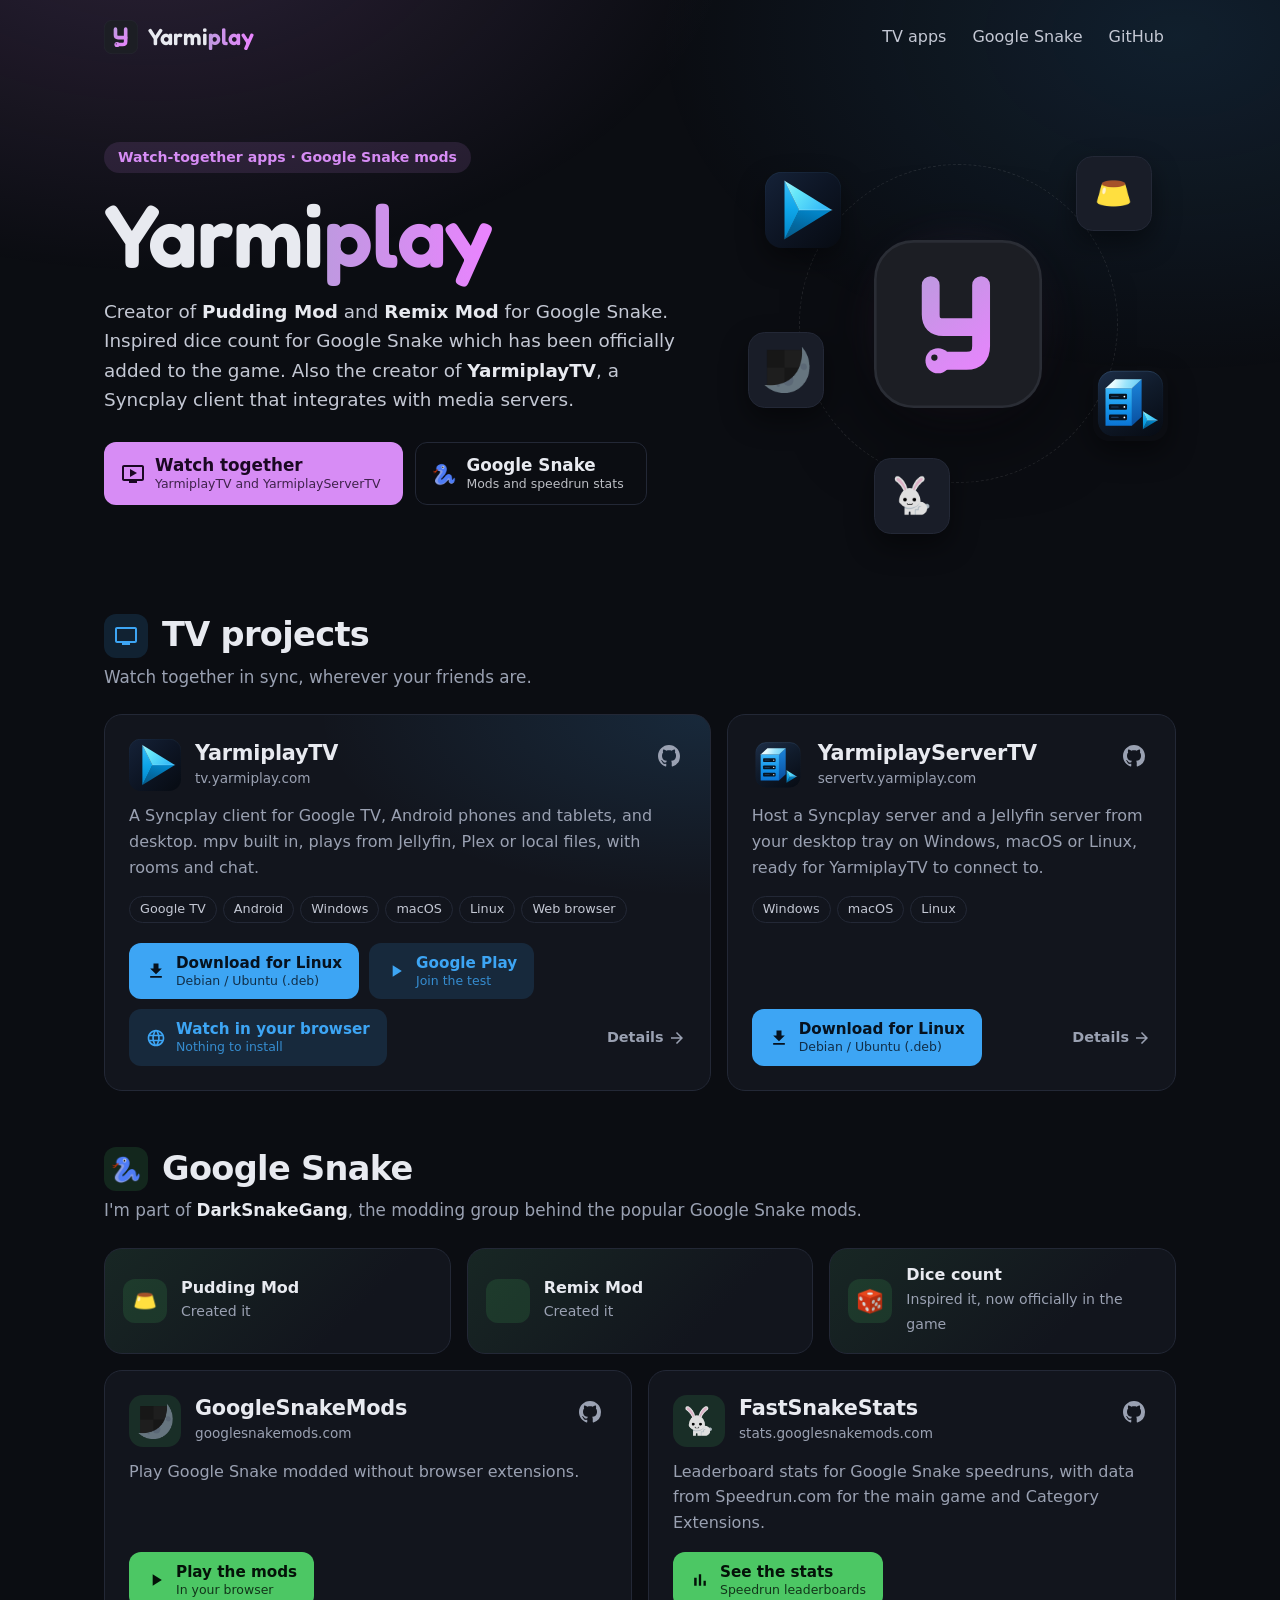
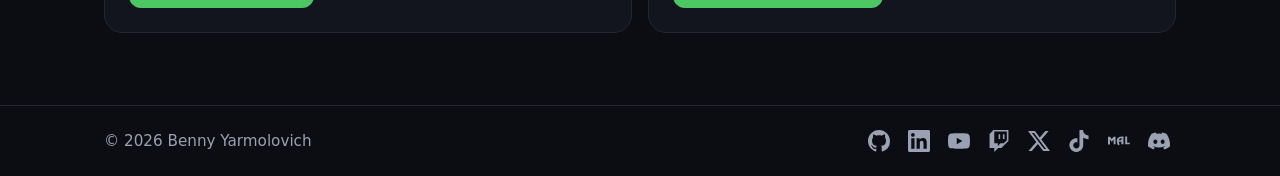
<file: index.html>
<!doctype html>
<html lang="en">
<head>
  <meta charset="utf-8">
  <meta name="viewport" content="width=device-width, initial-scale=1">
  <title>Yarmiplay: watch-together apps and Google Snake mods</title>
  <meta name="description" content="Yarmiplay is Benny Yarmolovich's home for YarmiplayTV and YarmiplayServerTV, plus GoogleSnakeMods and FastSnakeStats with DarkSnakeGang.">
  <link rel="canonical" href="https://yarmiplay.com/">
  <meta name="theme-color" content="#0b0d12">
  <link rel="icon" href="/favicon.svg" type="image/svg+xml">

  <meta property="og:type" content="website">
  <meta property="og:site_name" content="Yarmiplay">
  <meta property="og:title" content="Yarmiplay: watch-together apps and Google Snake mods">
  <meta property="og:description" content="YarmiplayTV, YarmiplayServerTV, GoogleSnakeMods and FastSnakeStats.">
  <meta property="og:url" content="https://yarmiplay.com/">
  <meta name="twitter:card" content="summary">
  <meta name="twitter:title" content="Yarmiplay">
  <meta name="twitter:description" content="YarmiplayTV, YarmiplayServerTV, GoogleSnakeMods and FastSnakeStats.">

  <script type="application/ld+json">
  {
    "@context": "https://schema.org",
    "@graph": [
      {
        "@type": "WebSite",
        "@id": "https://yarmiplay.com/#website",
        "url": "https://yarmiplay.com/",
        "name": "Yarmiplay",
        "publisher": { "@id": "https://yarmiplay.com/#person" }
      },
      {
        "@type": "Person",
        "@id": "https://yarmiplay.com/#person",
        "name": "Benny Yarmolovich",
        "alternateName": "Yarmiplay",
        "url": "https://yarmiplay.com/",
        "sameAs": [
          "https://github.com/Yarmiplay",
          "https://www.linkedin.com/in/benny-yarmolovich",
          "https://www.youtube.com/@Yarmiplay",
          "https://www.twitch.tv/yarmiplay",
          "https://x.com/yarmiplay",
          "https://www.tiktok.com/@yarmiplay",
          "https://myanimelist.net/profile/Yarmiplay"
        ],
        "memberOf": { "@type": "Organization", "name": "DarkSnakeGang", "url": "https://googlesnakemods.com/" }
      },
      {
        "@type": "SoftwareApplication",
        "name": "YarmiplayTV",
        "url": "https://tv.yarmiplay.com/",
        "applicationCategory": "MultimediaApplication",
        "operatingSystem": "Android, Google TV, Windows, macOS, Linux",
        "author": { "@id": "https://yarmiplay.com/#person" }
      },
      {
        "@type": "SoftwareApplication",
        "name": "YarmiplayServerTV",
        "url": "https://servertv.yarmiplay.com/",
        "applicationCategory": "MultimediaApplication",
        "operatingSystem": "Windows, macOS, Linux",
        "author": { "@id": "https://yarmiplay.com/#person" }
      }
    ]
  }
  </script>

  <link rel="preconnect" href="https://fonts.googleapis.com">
  <link rel="preconnect" href="https://fonts.gstatic.com" crossorigin>
  <link rel="stylesheet" href="https://fonts.googleapis.com/css2?family=Fredoka:wght@600&display=swap">
  <link rel="stylesheet" href="/styles.css">
</head>
<body>
  <div class="glow" aria-hidden="true"></div>

  <div class="wrap">
    <header class="top">
      <a class="brand" href="/" aria-label="Yarmiplay home"><img src="/favicon.svg" alt="" width="34" height="34"><span>Yarmi<span class="accent">play</span></span></a>
      <nav aria-label="Sections">
        <a href="#tv">TV apps</a>
        <a href="#snake">Google Snake</a>
        <a href="https://github.com/Yarmiplay" rel="me noopener">GitHub</a>
      </nav>
    </header>
  </div>

  <main class="wrap">
    <section class="hero">
      <div>
        <p class="eyebrow">Watch-together apps &middot; Google Snake mods</p>
        <h1>Yarmi<span class="accent">play</span></h1>
        <p class="lead">Creator of <strong>Pudding Mod</strong> and <strong>Remix Mod</strong> for Google Snake. Inspired dice count for Google Snake which has been officially added to the game. Also the creator of <strong>YarmiplayTV</strong>, a Syncplay client that integrates with media servers.</p>
        <div class="cta">
          <a class="btn primary big" href="#tv"><svg viewBox="0 0 24 24" aria-hidden="true"><path d="M21 3H3c-1.1 0-2 .9-2 2v12c0 1.1.9 2 2 2h5v2h8v-2h5c1.1 0 1.99-.9 1.99-2L23 5c0-1.1-.9-2-2-2zm0 14H3V5h18v12zm-5-6-7 4V7z"/></svg><span>Watch together<small>YarmiplayTV and YarmiplayServerTV</small></span></a>
          <a class="btn ghost big" href="#snake"><img src="/images/snake/speed_00.png" alt="" width="24" height="24"><span>Google Snake<small>Mods and speedrun stats</small></span></a>
        </div>
      </div>
      <div class="art" aria-hidden="true">
        <img class="art-logo" src="/favicon.svg" alt="" width="168" height="168">
        <span class="orbit app"><img src="/images/yarmiplaytv.svg" alt=""></span>
        <span class="orbit"><img src="/images/pudding.png" alt=""></span>
        <span class="orbit app"><img src="/images/yarmiplayservertv.svg" alt=""></span>
        <span class="orbit"><img src="/images/bunny.png" alt=""></span>
        <span class="orbit"><img src="/images/darksnakegang.png" alt=""></span>
      </div>
    </section>

    <section id="tv" class="section tv" aria-labelledby="tv-title">
      <div class="section-head">
        <span class="section-icon" aria-hidden="true"><svg viewBox="0 0 24 24"><path d="M21 3H3c-1.1 0-2 .9-2 2v12c0 1.1.9 2 2 2h5v2h8v-2h5c1.1 0 1.99-.9 1.99-2L23 5c0-1.1-.9-2-2-2zm0 14H3V5h18v12z"/></svg></span>
        <h2 id="tv-title">TV projects</h2>
      </div>
      <p class="section-lead">Watch together in sync, wherever your friends are.</p>
      <div class="grid">
        <article class="card featured">
          <div class="card-head">
            <div class="card-icon app" aria-hidden="true">
              <img src="/images/yarmiplaytv.svg" alt="" width="52" height="52">
            </div>
            <div>
              <h3>YarmiplayTV</h3>
              <a class="card-site" href="https://tv.yarmiplay.com/">tv.yarmiplay.com</a>
            </div>
            <a class="card-source" href="https://github.com/Yarmiplay/YarmiplayTV" aria-label="Source on GitHub" title="Source on GitHub"><svg viewBox="0 0 16 16" aria-hidden="true"><path fill="currentColor" d="M8 0C3.58 0 0 3.58 0 8c0 3.54 2.29 6.53 5.47 7.59.4.07.55-.17.55-.38 0-.19-.01-.82-.01-1.49-2.01.37-2.53-.49-2.69-.94-.09-.23-.48-.94-.82-1.13-.28-.15-.68-.52-.01-.53.63-.01 1.08.58 1.23.82.72 1.21 1.87.87 2.33.66.07-.52.28-.87.51-1.07-1.78-.2-3.64-.89-3.64-3.95 0-.87.31-1.59.82-2.15-.08-.2-.36-1.02.08-2.12 0 0 .67-.21 2.2.82.64-.18 1.32-.27 2-.27.68 0 1.36.09 2 .27 1.53-1.04 2.2-.82 2.2-.82.44 1.1.16 1.92.08 2.12.51.56.82 1.27.82 2.15 0 3.07-1.87 3.75-3.65 3.95.29.25.54.73.54 1.48 0 1.07-.01 1.93-.01 2.2 0 .21.15.46.55.38A8.01 8.01 0 0 0 16 8c0-4.42-3.58-8-8-8z"/></svg></a>
          </div>
          <p>A Syncplay client for Google TV, Android phones and tablets, and desktop. mpv built in, plays from Jellyfin, Plex or local files, with rooms and chat.</p>
          <ul class="chips" aria-label="Runs on">
            <li>Google TV</li><li>Android</li><li>Windows</li><li>macOS</li><li>Linux</li><li>Web browser</li>
          </ul>
          <div class="card-actions">
            <a class="btn primary" href="https://tv.yarmiplay.com/#download" data-download="tv"><svg viewBox="0 0 24 24" aria-hidden="true"><path d="M5 20h14v-2H5v2zM19 9h-4V3H9v6H5l7 7 7-7z"/></svg><span><b>Download</b><small>Google TV, Android, Windows, macOS, Linux</small></span></a>
            <a class="btn" href="https://tv.yarmiplay.com/test/"><svg viewBox="0 0 24 24" aria-hidden="true"><path d="M8 5v14l11-7z"/></svg><span>Google Play<small>Join the test</small></span></a>
            <a class="btn" href="https://tv.yarmiplay.com/watch/" data-watch><svg viewBox="0 0 24 24" aria-hidden="true"><path d="M11.99 2C6.47 2 2 6.48 2 12s4.47 10 9.99 10C17.52 22 22 17.52 22 12S17.52 2 11.99 2zm6.93 6h-2.95a15.65 15.65 0 0 0-1.38-3.56A8.03 8.03 0 0 1 18.92 8zM12 4.04c.83 1.2 1.48 2.53 1.91 3.96h-3.82c.43-1.43 1.08-2.76 1.91-3.96zM4.26 14C4.1 13.36 4 12.69 4 12s.1-1.36.26-2h3.38c-.08.66-.14 1.32-.14 2s.06 1.34.14 2H4.26zm.82 2h2.95c.32 1.25.78 2.45 1.38 3.56A7.99 7.99 0 0 1 5.08 16zm2.95-8H5.08a7.99 7.99 0 0 1 4.33-3.56A15.65 15.65 0 0 0 8.03 8zM12 19.96c-.83-1.2-1.48-2.53-1.91-3.96h3.82c-.43 1.43-1.08 2.76-1.91 3.96zM14.34 14H9.66c-.09-.66-.16-1.32-.16-2s.07-1.35.16-2h4.68c.09.65.16 1.32.16 2s-.07 1.34-.16 2zm.25 5.56c.6-1.11 1.06-2.31 1.38-3.56h2.95a8.03 8.03 0 0 1-4.33 3.56zM16.36 14c.08-.66.14-1.32.14-2s-.06-1.34-.14-2h3.38c.16.64.26 1.31.26 2s-.1 1.36-.26 2h-3.38z"/></svg><span>Watch in your browser<small>Nothing to install</small></span></a>
            <a class="more" href="https://tv.yarmiplay.com/">Details <svg viewBox="0 0 24 24" aria-hidden="true"><path d="M12 4l-1.41 1.41L16.17 11H4v2h12.17l-5.58 5.59L12 20l8-8z"/></svg></a>
          </div>
        </article>

        <article class="card">
          <div class="card-head">
            <div class="card-icon app" aria-hidden="true">
              <img src="/images/yarmiplayservertv.svg" alt="" width="52" height="52">
            </div>
            <div>
              <h3>YarmiplayServerTV</h3>
              <a class="card-site" href="https://servertv.yarmiplay.com/">servertv.yarmiplay.com</a>
            </div>
            <a class="card-source" href="https://github.com/Yarmiplay/YarmiplayServerTV" aria-label="Source on GitHub" title="Source on GitHub"><svg viewBox="0 0 16 16" aria-hidden="true"><path fill="currentColor" d="M8 0C3.58 0 0 3.58 0 8c0 3.54 2.29 6.53 5.47 7.59.4.07.55-.17.55-.38 0-.19-.01-.82-.01-1.49-2.01.37-2.53-.49-2.69-.94-.09-.23-.48-.94-.82-1.13-.28-.15-.68-.52-.01-.53.63-.01 1.08.58 1.23.82.72 1.21 1.87.87 2.33.66.07-.52.28-.87.51-1.07-1.78-.2-3.64-.89-3.64-3.95 0-.87.31-1.59.82-2.15-.08-.2-.36-1.02.08-2.12 0 0 .67-.21 2.2.82.64-.18 1.32-.27 2-.27.68 0 1.36.09 2 .27 1.53-1.04 2.2-.82 2.2-.82.44 1.1.16 1.92.08 2.12.51.56.82 1.27.82 2.15 0 3.07-1.87 3.75-3.65 3.95.29.25.54.73.54 1.48 0 1.07-.01 1.93-.01 2.2 0 .21.15.46.55.38A8.01 8.01 0 0 0 16 8c0-4.42-3.58-8-8-8z"/></svg></a>
          </div>
          <p>Host a Syncplay server and a Jellyfin server from your desktop tray on Windows, macOS or Linux, ready for YarmiplayTV to connect to.</p>
          <ul class="chips" aria-label="Runs on">
            <li>Windows</li><li>macOS</li><li>Linux</li>
          </ul>
          <div class="card-actions">
            <a class="btn primary" href="https://servertv.yarmiplay.com/" data-download="servertv"><svg viewBox="0 0 24 24" aria-hidden="true"><path d="M5 20h14v-2H5v2zM19 9h-4V3H9v6H5l7 7 7-7z"/></svg><span><b>Download</b><small>Windows, macOS, Linux</small></span></a>
            <a class="more" href="https://servertv.yarmiplay.com/">Details <svg viewBox="0 0 24 24" aria-hidden="true"><path d="M12 4l-1.41 1.41L16.17 11H4v2h12.17l-5.58 5.59L12 20l8-8z"/></svg></a>
          </div>
        </article>
      </div>
    </section>

    <section id="snake" class="section snake" aria-labelledby="snake-title">
      <div class="section-head">
        <span class="section-icon" aria-hidden="true"><img src="/images/snake/speed_00.png" alt="" width="28" height="28"></span>
        <h2 id="snake-title">Google Snake</h2>
      </div>
      <p class="section-lead">I'm part of <strong>DarkSnakeGang</strong>, the modding group behind the popular Google Snake mods.</p>
      <div class="highlights">
        <a class="highlight" href="https://googlesnakemods.com/v/current">
          <span class="card-icon" aria-hidden="true"><img src="/images/pudding.png" alt=""></span>
          <div><b>Pudding Mod</b><span>Created it</span></div>
        </a>
        <a class="highlight" href="https://googlesnakemods.com/v/current">
          <span class="card-icon cycle" aria-hidden="true"><img src="/images/snake/mode_candy.png" alt="" style="--i:0"><img src="/images/snake/mode_chess.png" alt="" style="--i:1"><img src="/images/snake/mode_burger.png" alt="" style="--i:2"><img src="/images/snake/mode_cat.png" alt="" style="--i:3"><img src="/images/snake/mode_mexico.png" alt="" style="--i:4"><img src="/images/snake/mode_bomb_fruit.png" alt="" style="--i:5"><img src="/images/snake/mode_temp_walls.png" alt="" style="--i:6"><img src="/images/snake/mode_fear.png" alt="" style="--i:7"><img src="/images/snake/mode_slot_machine.png" alt="" style="--i:8"></span>
          <div><b>Remix Mod</b><span>Created it</span></div>
        </a>
        <div class="highlight">
          <span class="card-icon" aria-hidden="true"><img src="/images/snake/count_04.png" alt=""></span>
          <div><b>Dice count</b><span>Inspired it, now officially in the game</span></div>
        </div>
      </div>
      <div class="grid even">
        <article class="card">
          <div class="card-head">
            <div class="card-icon" aria-hidden="true">
              <img src="/images/darksnakegang.png" alt="" width="36" height="36">
            </div>
            <div>
              <h3>GoogleSnakeMods</h3>
              <a class="card-site" href="https://googlesnakemods.com/">googlesnakemods.com</a>
            </div>
            <a class="card-source" href="https://github.com/DarkSnakeGang" aria-label="DarkSnakeGang on GitHub" title="DarkSnakeGang on GitHub"><svg viewBox="0 0 16 16" aria-hidden="true"><path fill="currentColor" d="M8 0C3.58 0 0 3.58 0 8c0 3.54 2.29 6.53 5.47 7.59.4.07.55-.17.55-.38 0-.19-.01-.82-.01-1.49-2.01.37-2.53-.49-2.69-.94-.09-.23-.48-.94-.82-1.13-.28-.15-.68-.52-.01-.53.63-.01 1.08.58 1.23.82.72 1.21 1.87.87 2.33.66.07-.52.28-.87.51-1.07-1.78-.2-3.64-.89-3.64-3.95 0-.87.31-1.59.82-2.15-.08-.2-.36-1.02.08-2.12 0 0 .67-.21 2.2.82.64-.18 1.32-.27 2-.27.68 0 1.36.09 2 .27 1.53-1.04 2.2-.82 2.2-.82.44 1.1.16 1.92.08 2.12.51.56.82 1.27.82 2.15 0 3.07-1.87 3.75-3.65 3.95.29.25.54.73.54 1.48 0 1.07-.01 1.93-.01 2.2 0 .21.15.46.55.38A8.01 8.01 0 0 0 16 8c0-4.42-3.58-8-8-8z"/></svg></a>
          </div>
          <p>Play Google Snake modded without browser extensions.</p>
          <div class="card-actions">
            <a class="btn primary" href="https://googlesnakemods.com/v/current"><svg viewBox="0 0 24 24" aria-hidden="true"><path d="M8 5v14l11-7z"/></svg><span>Play the mods<small>In your browser</small></span></a>
          </div>
        </article>

        <article class="card">
          <div class="card-head">
            <div class="card-icon" aria-hidden="true">
              <img src="/images/bunny.png" alt="" width="36" height="36">
            </div>
            <div>
              <h3>FastSnakeStats</h3>
              <a class="card-site" href="https://stats.googlesnakemods.com/">stats.googlesnakemods.com</a>
            </div>
            <a class="card-source" href="https://github.com/DarkSnakeGang/FastSnakeStats" aria-label="Source on GitHub" title="Source on GitHub"><svg viewBox="0 0 16 16" aria-hidden="true"><path fill="currentColor" d="M8 0C3.58 0 0 3.58 0 8c0 3.54 2.29 6.53 5.47 7.59.4.07.55-.17.55-.38 0-.19-.01-.82-.01-1.49-2.01.37-2.53-.49-2.69-.94-.09-.23-.48-.94-.82-1.13-.28-.15-.68-.52-.01-.53.63-.01 1.08.58 1.23.82.72 1.21 1.87.87 2.33.66.07-.52.28-.87.51-1.07-1.78-.2-3.64-.89-3.64-3.95 0-.87.31-1.59.82-2.15-.08-.2-.36-1.02.08-2.12 0 0 .67-.21 2.2.82.64-.18 1.32-.27 2-.27.68 0 1.36.09 2 .27 1.53-1.04 2.2-.82 2.2-.82.44 1.1.16 1.92.08 2.12.51.56.82 1.27.82 2.15 0 3.07-1.87 3.75-3.65 3.95.29.25.54.73.54 1.48 0 1.07-.01 1.93-.01 2.2 0 .21.15.46.55.38A8.01 8.01 0 0 0 16 8c0-4.42-3.58-8-8-8z"/></svg></a>
          </div>
          <p>Leaderboard stats for Google Snake speedruns, with data from Speedrun.com for the main game and Category Extensions.</p>
          <div class="card-actions">
            <a class="btn primary" href="https://stats.googlesnakemods.com/"><svg viewBox="0 0 24 24" aria-hidden="true"><path d="M5 9.2h3V19H5zM10.6 5h2.8v14h-2.8zm5.6 8H19v6h-2.8z"/></svg><span>See the stats<small>Speedrun leaderboards</small></span></a>
          </div>
        </article>
      </div>
    </section>
  </main>

  <footer class="footer">
    <div class="wrap footer-inner">
      <p>&copy; <span id="year">2026</span> Benny Yarmolovich</p>
      <nav class="social" aria-label="Links">
        <a href="https://github.com/Yarmiplay" rel="me noopener" aria-label="GitHub" title="GitHub">
          <svg viewBox="0 0 16 16" aria-hidden="true"><path fill="currentColor" d="M8 0C3.58 0 0 3.58 0 8c0 3.54 2.29 6.53 5.47 7.59.4.07.55-.17.55-.38 0-.19-.01-.82-.01-1.49-2.01.37-2.53-.49-2.69-.94-.09-.23-.48-.94-.82-1.13-.28-.15-.68-.52-.01-.53.63-.01 1.08.58 1.23.82.72 1.21 1.87.87 2.33.66.07-.52.28-.87.51-1.07-1.78-.2-3.64-.89-3.64-3.95 0-.87.31-1.59.82-2.15-.08-.2-.36-1.02.08-2.12 0 0 .67-.21 2.2.82.64-.18 1.32-.27 2-.27.68 0 1.36.09 2 .27 1.53-1.04 2.2-.82 2.2-.82.44 1.1.16 1.92.08 2.12.51.56.82 1.27.82 2.15 0 3.07-1.87 3.75-3.65 3.95.29.25.54.73.54 1.48 0 1.07-.01 1.93-.01 2.2 0 .21.15.46.55.38A8.01 8.01 0 0 0 16 8c0-4.42-3.58-8-8-8z"/></svg>
        </a>
        <a href="https://www.linkedin.com/in/benny-yarmolovich" rel="me noopener" aria-label="LinkedIn" title="LinkedIn">
          <svg viewBox="0 0 24 24" aria-hidden="true"><path fill="currentColor" d="M20.45 20.45h-3.55v-5.57c0-1.33-.03-3.04-1.85-3.04-1.85 0-2.14 1.45-2.14 2.94v5.67H9.35V9h3.41v1.56h.05c.48-.9 1.64-1.85 3.37-1.85 3.6 0 4.27 2.37 4.27 5.46v6.28zM5.34 7.43a2.06 2.06 0 1 1 0-4.12 2.06 2.06 0 0 1 0 4.12zM7.12 20.45H3.56V9h3.56v11.45zM22.22 0H1.77C.79 0 0 .77 0 1.73v20.54C0 23.23.79 24 1.77 24h20.45c.98 0 1.78-.77 1.78-1.73V1.73C24 .77 23.2 0 22.22 0z"/></svg>
        </a>
        <a href="https://www.youtube.com/@Yarmiplay" rel="me noopener" aria-label="YouTube" title="YouTube">
          <svg viewBox="0 0 24 24" aria-hidden="true"><path fill="currentColor" d="M23.498 6.186a3.016 3.016 0 0 0-2.122-2.136C19.505 3.545 12 3.545 12 3.545s-7.505 0-9.377.505A3.017 3.017 0 0 0 .502 6.186C0 8.07 0 12 0 12s0 3.93.502 5.814a3.016 3.016 0 0 0 2.122 2.136c1.871.505 9.376.505 9.376.505s7.505 0 9.377-.505a3.015 3.015 0 0 0 2.122-2.136C24 15.93 24 12 24 12s0-3.93-.502-5.814zM9.545 15.568V8.432L15.818 12l-6.273 3.568z"/></svg>
        </a>
        <a href="https://www.twitch.tv/yarmiplay" rel="me noopener" aria-label="Twitch" title="Twitch">
          <svg viewBox="0 0 24 24" aria-hidden="true"><path fill="currentColor" d="M11.571 4.714h1.715v5.143H11.57zm4.715 0H18v5.143h-1.714zM6 0L1.714 4.286v15.428h5.143V24l4.286-4.286h3.428L22.286 12V0zm14.571 11.143l-3.428 3.428h-3.429l-3 3v-3H6.857V1.714h13.714Z"/></svg>
        </a>
        <a href="https://x.com/yarmiplay" rel="me noopener" aria-label="X" title="X">
          <svg viewBox="0 0 24 24" aria-hidden="true"><path fill="currentColor" d="M18.901 1.153h3.68l-8.04 9.19L24 22.846h-7.406l-5.8-7.584-6.638 7.584H.474l8.6-9.83L0 1.154h7.594l5.243 6.932ZM17.61 20.644h2.039L6.486 3.24H4.298Z"/></svg>
        </a>
        <a href="https://www.tiktok.com/@yarmiplay" rel="me noopener" aria-label="TikTok" title="TikTok">
          <svg viewBox="0 0 24 24" aria-hidden="true"><path fill="currentColor" d="M12.525.02c1.31-.02 2.61-.01 3.91-.02.08 1.53.63 3.09 1.75 4.17 1.12 1.11 2.7 1.62 4.24 1.79v4.03c-1.44-.05-2.89-.35-4.2-.97-.57-.26-1.1-.59-1.62-.93-.01 2.92.01 5.84-.02 8.75-.08 1.4-.54 2.79-1.35 3.94-1.31 1.92-3.58 3.17-5.91 3.21-1.43.08-2.86-.31-4.08-1.03-2.02-1.19-3.44-3.37-3.65-5.71-.02-.5-.03-1-.01-1.49.18-1.9 1.12-3.72 2.58-4.96 1.66-1.44 3.98-2.13 6.15-1.72.02 1.48-.04 2.96-.04 4.44-.99-.32-2.15-.23-3.02.37-.63.41-1.11 1.04-1.36 1.75-.21.51-.15 1.07-.14 1.61.24 1.64 1.82 3.02 3.5 2.87 1.12-.01 2.19-.66 2.77-1.61.19-.33.4-.67.41-1.06.1-1.79.06-3.57.07-5.36.01-4.03-.01-8.05.02-12.07z"/></svg>
        </a>
        <a href="https://myanimelist.net/profile/Yarmiplay" rel="me noopener" aria-label="MyAnimeList" title="MyAnimeList">
          <svg viewBox="0 0 24 24" aria-hidden="true"><path fill="currentColor" d="M8.273 7.247v8.423l-2.103-.003v-5.216l-2.03 2.404-1.989-2.458-.02 5.285H.001L0 7.247h2.203l1.865 2.545 2.015-2.546 2.19.001zm8.628 2.069l.025 6.335h-2.365l-.008-2.871h-2.8c.07.499.21 1.266.417 1.779.155.381.298.751.583 1.128l-1.705 1.125c-.349-.636-.622-1.337-.878-2.082a9.296 9.296 0 0 1-.507-2.179c-.085-.75-.097-1.471.107-2.212a3.908 3.908 0 0 1 1.161-1.866c.313-.293.749-.5 1.1-.687.351-.187.743-.264 1.107-.359a7.405 7.405 0 0 1 1.191-.183c.398-.034 1.107-.066 2.39-.028l.545 1.749H14.51c-.593.008-.878.001-1.341.209a2.236 2.236 0 0 0-1.278 1.92l2.663.033.038-1.81h2.309zm3.992-2.099v6.627l3.107.032-.43 1.775h-4.807V7.187l2.13.03z"/></svg>
        </a>
        <a href="https://discord.gg/WDsuePf" rel="noopener" aria-label="Discord" title="Discord">
          <svg viewBox="0 0 24 24" aria-hidden="true"><path fill="currentColor" d="M20.317 4.37a19.79 19.79 0 0 0-4.885-1.515.074.074 0 0 0-.079.037c-.21.375-.444.865-.608 1.25a18.27 18.27 0 0 0-5.487 0 12.64 12.64 0 0 0-.617-1.25.077.077 0 0 0-.079-.037A19.74 19.74 0 0 0 3.677 4.37a.07.07 0 0 0-.032.028C.533 9.046-.32 13.58.099 18.058a.082.082 0 0 0 .031.056 19.9 19.9 0 0 0 5.993 3.03.078.078 0 0 0 .084-.028c.462-.63.874-1.295 1.226-1.994a.076.076 0 0 0-.041-.106 13.1 13.1 0 0 1-1.872-.892.077.077 0 0 1-.008-.128c.126-.094.252-.192.372-.291a.074.074 0 0 1 .078-.01c3.928 1.793 8.18 1.793 12.061 0a.074.074 0 0 1 .079.009c.12.1.246.198.373.292a.077.077 0 0 1-.007.128 12.3 12.3 0 0 1-1.873.891.077.077 0 0 0-.041.107c.36.698.772 1.362 1.225 1.993a.076.076 0 0 0 .084.029 19.84 19.84 0 0 0 6.002-3.03.077.077 0 0 0 .032-.054c.5-5.177-.838-9.674-3.549-13.66a.061.061 0 0 0-.031-.03zM8.02 15.33c-1.183 0-2.157-1.085-2.157-2.419 0-1.333.956-2.419 2.157-2.419 1.21 0 2.176 1.096 2.157 2.42 0 1.333-.956 2.418-2.157 2.418zm7.975 0c-1.183 0-2.157-1.085-2.157-2.419 0-1.333.955-2.419 2.157-2.419 1.21 0 2.176 1.096 2.157 2.42 0 1.333-.946 2.418-2.157 2.418z"/></svg>
        </a>
      </nav>
    </div>
  </footer>

  <script>
    document.getElementById("year").textContent = new Date().getFullYear();

    (function () {
      var ua = navigator.userAgent, os = null;
      // Games consoles and smart TVs that don't run Android have no app: the browser version is theirs.
      var noApp = !/Android/i.test(ua) &&
        /PlayStation|Xbox|Nintendo|Tizen|SMART-TV|SmartTV|Web0S|webOS|NetCast|VIDAA|Viera|Saphi|Roku|HbbTV/i.test(ua);
      if (/Android/i.test(ua)) os = "android";
      else if (noApp) os = "console";
      else if (/iPhone|iPad|iPod/.test(ua) || (/Macintosh/.test(ua) && navigator.maxTouchPoints > 1)) os = "ios";
      else if (/CrOS/.test(ua)) os = "chromeos";
      else if (/Windows/.test(ua)) os = "windows";
      else if (/Macintosh|Mac OS X/.test(ua)) os = "macos";
      else if (/Linux|X11/.test(ua)) os = "linux";
      if (!os) return;

      var names = { android: "Android", ios: "iPhone and iPad", chromeos: "Chromebooks", console: "this device", windows: "Windows", macos: "macOS", linux: "Linux" };
      var apps = {
        tv: {
          site: "https://tv.yarmiplay.com/",
          android: ["YarmiplayTV.apk", "Android APK"],
          windows: ["https://apps.microsoft.com/detail/9PDBVR6W069J", "Microsoft Store"],
          macos: ["YarmiplayTV.dmg", "Disk image (.dmg)"],
          linux: ["YarmiplayTV.deb", "Debian / Ubuntu (.deb)"]
        },
        servertv: {
          site: "https://servertv.yarmiplay.com/",
          windows: ["https://apps.microsoft.com/detail/9P6B9C1KXFFQ", "Microsoft Store"],
          macos: ["YarmiplayServerTV.dmg", "Disk image (.dmg)"],
          linux: ["YarmiplayServerTV.deb", "Debian / Ubuntu (.deb)"]
        }
      };

      document.querySelectorAll("[data-download]").forEach(function (link) {
        var app = apps[link.getAttribute("data-download")], file = app[os];
        if (file) {
          link.href = new URL(file[0], app.site).href;
          link.querySelector("b").textContent = "Download for " + names[os];
          link.querySelector("small").textContent = file[1];
          return;
        }
        // No app for this device: YarmiplayTV's browser version takes the main button's place.
        var watch = link.parentNode.querySelector("[data-watch]");
        if (watch) {
          watch.classList.add("primary");
          link.remove();
          return;
        }
        var off = document.createElement("span");
        off.className = "btn disabled";
        off.setAttribute("aria-disabled", "true");
        var text = document.createElement("span");
        text.textContent = "Not available for " + names[os];
        var note = document.createElement("small");
        note.textContent = link.querySelector("small").textContent;
        text.appendChild(note);
        off.appendChild(text);
        link.replaceWith(off);
      });
    })();
  </script>
</body>
</html>
</file>
<file: styles.css>
:root {
  --bg: #0b0d12;
  --surface: #12151d;
  --surface-2: #191d28;
  --surface-hover: #171b25;
  --border: #232836;
  --text: #e8eaf0;
  --soft: #c4c8d4;
  --muted: #9aa1b2;
  --brand: #d78cf5;
  --brand-gradient: linear-gradient(90deg, #be99e0, #ea83ff);
  --tv: #3da5f4;
  --snake: #4cc764;
  --radius: 18px;
}

* { box-sizing: border-box; }

html { scroll-behavior: smooth; }

body {
  margin: 0;
  background: var(--bg);
  color: var(--text);
  font-family: system-ui, -apple-system, "Segoe UI", Roboto, "Helvetica Neue", Arial, sans-serif;
  font-size: 16px;
  line-height: 1.6;
  -webkit-font-smoothing: antialiased;
  min-height: 100vh;
  display: flex;
  flex-direction: column;
}

a { color: inherit; }

.wrap {
  width: 100%;
  max-width: 1120px;
  margin: 0 auto;
  padding: 0 24px;
}

.glow {
  position: fixed;
  inset: 0;
  pointer-events: none;
  z-index: -1;
  background:
    radial-gradient(900px 560px at 12% -10%, rgba(215, 140, 245, 0.16), transparent 65%),
    radial-gradient(800px 520px at 92% 4%, rgba(61, 165, 244, 0.12), transparent 65%);
}

a:focus-visible { outline: 3px solid var(--text); outline-offset: 3px; border-radius: 8px; }

/* Top bar */
.top {
  display: flex;
  align-items: center;
  justify-content: space-between;
  gap: 16px;
  padding: 18px 0;
}

.brand {
  display: inline-flex;
  align-items: center;
  gap: 10px;
  text-decoration: none;
  font-family: "Fredoka", system-ui, sans-serif;
  font-weight: 600;
  font-size: 1.45rem;
  line-height: 1;
}

.brand img { width: 34px; height: 34px; flex: none; }

.top nav { display: flex; flex-wrap: wrap; gap: 2px; }

.top nav a {
  color: var(--soft);
  text-decoration: none;
  padding: 6px 12px;
  border-radius: 8px;
  font-weight: 500;
  transition: color 0.2s, background 0.2s;
}

.top nav a:hover { color: var(--text); background: var(--surface); }

/* Hero */
.hero {
  display: grid;
  grid-template-columns: 1.15fr 0.85fr;
  align-items: center;
  gap: 48px;
  padding: 40px 0 24px;
}

.eyebrow {
  display: inline-block;
  margin: 0 0 18px;
  padding: 4px 14px;
  border-radius: 99px;
  background: rgba(215, 140, 245, 0.12);
  color: var(--brand);
  font-weight: 600;
  font-size: 0.88rem;
}

h1 {
  margin: 0;
  font-size: clamp(3.25rem, 8vw, 5.5rem);
  font-family: "Fredoka", system-ui, sans-serif;
  line-height: 1;
  letter-spacing: -0.01em;
  font-weight: 600;
}

.accent {
  background: var(--brand-gradient);
  -webkit-background-clip: text;
  background-clip: text;
  color: transparent;
}

.lead {
  max-width: 34em;
  margin: 18px 0 28px;
  color: var(--soft);
  font-size: 1.15rem;
}

.lead strong { color: var(--text); }

.cta { display: flex; flex-wrap: wrap; gap: 12px; }

/* The logo with the projects around it */
.art {
  position: relative;
  width: 100%;
  max-width: 420px;
  aspect-ratio: 1;
  justify-self: center;
}

.art::before {
  content: "";
  position: absolute;
  inset: 12%;
  border: 1px dashed rgba(255, 255, 255, 0.1);
  border-radius: 50%;
}

.art::after {
  content: "";
  position: absolute;
  inset: 28%;
  border-radius: 50%;
  background: radial-gradient(circle, rgba(215, 140, 245, 0.35), transparent 70%);
  filter: blur(24px);
  z-index: -1;
}

.art-logo {
  position: absolute;
  left: 50%;
  top: 50%;
  width: 40%;
  transform: translate(-50%, -50%);
  filter: drop-shadow(0 18px 40px rgba(0, 0, 0, 0.55));
}

.orbit {
  position: absolute;
  width: 18%;
  aspect-ratio: 1;
  display: grid;
  place-items: center;
  border-radius: 22%;
  background: var(--surface-2);
  border: 1px solid var(--border);
  box-shadow: 0 12px 28px rgba(0, 0, 0, 0.45);
  animation: float 6s ease-in-out infinite;
}

.orbit img { width: 64%; height: 64%; object-fit: contain; }

.orbit.app { background: none; border: none; }

.orbit.app img { width: 100%; height: 100%; }

.orbit:nth-child(2) { left: 4%; top: 14%; animation-delay: -1s; }
.orbit:nth-child(3) { right: 4%; top: 10%; animation-delay: -3s; }
.orbit:nth-child(4) { right: 0; bottom: 22%; animation-delay: -2s; }
.orbit:nth-child(5) { left: 30%; bottom: 0; animation-delay: -4s; }
.orbit:nth-child(6) { left: 0; bottom: 30%; animation-delay: -5s; }

@keyframes float {
  0%, 100% { transform: translateY(0); }
  50% { transform: translateY(-8px); }
}

/* Sections */
main { flex: 1; }

.section { padding: 56px 0 0; scroll-margin-top: 16px; }

.section-head { display: flex; align-items: center; gap: 14px; margin-bottom: 6px; }

.section-icon {
  flex: none;
  width: 44px;
  height: 44px;
  display: grid;
  place-items: center;
  border-radius: 12px;
  background: color-mix(in srgb, var(--c) 14%, transparent);
  color: var(--c);
}

.section-icon svg { width: 24px; height: 24px; fill: currentColor; }

.section-icon img { width: 30px; height: 30px; object-fit: contain; }

h2 {
  margin: 0;
  font-size: clamp(1.6rem, 3vw, 2.1rem);
  letter-spacing: -0.02em;
  line-height: 1.2;
}

.section-lead { margin: 0 0 24px; color: var(--muted); font-size: 1.05rem; }
.section-lead strong { color: var(--text); }

.tv { --c: var(--tv); --on-c: #06121f; }
.snake { --c: var(--snake); --on-c: #041208; }

.grid {
  display: grid;
  grid-template-columns: 1.35fr 1fr;
  gap: 16px;
}

.grid.even { grid-template-columns: 1fr 1fr; }

/* Cards */
.card {
  display: flex;
  flex-direction: column;
  padding: 24px;
  background: var(--surface);
  border: 1px solid var(--border);
  border-radius: var(--radius);
  transition: border-color 0.2s, box-shadow 0.2s, transform 0.2s;
}

.card:hover {
  border-color: color-mix(in srgb, var(--c) 55%, transparent);
  box-shadow: 0 18px 48px -18px color-mix(in srgb, var(--c) 45%, transparent);
  transform: translateY(-2px);
}

.card.featured {
  background:
    radial-gradient(560px 260px at 100% 0%, color-mix(in srgb, var(--c) 14%, transparent), transparent 70%),
    var(--surface);
}

.card-head { display: flex; align-items: center; gap: 14px; margin-bottom: 12px; }

.card-icon {
  flex: none;
  width: 52px;
  height: 52px;
  display: grid;
  place-items: center;
  border-radius: 14px;
  background: color-mix(in srgb, var(--c) 14%, transparent);
}

.card-icon img { width: 36px; height: 36px; object-fit: contain; }

.card-icon.app { background: none; }

.card-icon.app img { width: 100%; height: 100%; }

.card h3 { margin: 0; font-size: 1.3rem; letter-spacing: -0.01em; line-height: 1.2; }

.card-site {
  display: block;
  margin-top: 2px;
  color: var(--muted);
  font-size: 0.85rem;
  text-decoration: none;
}

.card-site:hover { color: var(--c); }

.card-source {
  margin-left: auto;
  align-self: flex-start;
  display: inline-flex;
  padding: 6px;
  border-radius: 8px;
  color: var(--muted);
  transition: color 0.2s, background 0.2s;
}

.card-source:hover { color: var(--text); background: var(--surface-2); }

.card-source svg { width: 22px; height: 22px; }

.card p { margin: 0 0 16px; color: var(--muted); }

.chips { display: flex; flex-wrap: wrap; gap: 6px; margin: 0 0 20px; padding: 0; list-style: none; }

.chips li {
  padding: 2px 10px;
  border-radius: 99px;
  border: 1px solid var(--border);
  color: var(--soft);
  font-size: 0.8rem;
  font-weight: 500;
}

.card-actions { display: flex; gap: 10px; flex-wrap: wrap; margin-top: auto; }

/* Buttons: the card's colour, filled for the main action and tinted for the rest */
.btn {
  --c: var(--brand);
  --on-c: #1a0822;
  display: inline-flex;
  align-items: center;
  gap: 10px;
  padding: 10px 16px;
  border-radius: 12px;
  border: 1px solid transparent;
  background: color-mix(in srgb, var(--c) 14%, transparent);
  color: var(--c);
  text-decoration: none;
  font-weight: 700;
  font-size: 0.95rem;
  line-height: 1.25;
  transition: background 0.2s, border-color 0.2s, filter 0.2s;
}

.tv .btn { --c: var(--tv); --on-c: #06121f; }
.snake .btn { --c: var(--snake); --on-c: #041208; }

.btn span { display: flex; flex-direction: column; }

.btn small { font-weight: 500; font-size: 0.78rem; opacity: 0.8; }

.btn svg { width: 20px; height: 20px; flex: none; fill: currentColor; }

.btn img { width: 20px; height: 20px; flex: none; object-fit: contain; }

.btn:hover { background: color-mix(in srgb, var(--c) 24%, transparent); }

.btn.primary { background: var(--c); color: var(--on-c); }

.btn.primary:hover { background: var(--c); filter: brightness(1.12); }

.btn.ghost { background: none; color: var(--text); border-color: var(--border); }

.btn.ghost:hover { background: var(--surface); border-color: var(--muted); }

.btn.big { padding: 12px 22px 12px 16px; font-size: 1.05rem; }

.btn.big svg, .btn.big img { width: 24px; height: 24px; }

.btn.disabled { background: var(--surface-2); color: var(--muted); cursor: not-allowed; }

.btn.disabled:hover { background: var(--surface-2); }

.more {
  display: inline-flex;
  align-items: center;
  gap: 4px;
  align-self: center;
  margin-left: auto;
  color: var(--muted);
  font-weight: 600;
  font-size: 0.9rem;
  text-decoration: none;
}

.more svg { width: 18px; height: 18px; fill: currentColor; transition: transform 0.2s; }

.more:hover { color: var(--c); }

.more:hover svg { transform: translateX(3px); }

/* Google Snake highlights */
.highlights {
  display: grid;
  grid-template-columns: repeat(3, 1fr);
  gap: 16px;
  margin-bottom: 16px;
}

.highlight {
  display: flex;
  align-items: center;
  gap: 14px;
  padding: 16px 18px;
  border-radius: var(--radius);
  background: linear-gradient(135deg, color-mix(in srgb, var(--c) 10%, var(--surface)), var(--surface) 70%);
  border: 1px solid var(--border);
}

a.highlight { color: inherit; text-decoration: none; transition: border-color 0.2s; }

a.highlight:hover { border-color: color-mix(in srgb, var(--c) 55%, transparent); }

.highlight .card-icon { width: 44px; height: 44px; border-radius: 12px; color: var(--c); }

.highlight .card-icon img { width: 30px; height: 30px; }

.highlight .card-icon svg { width: 24px; height: 24px; fill: currentColor; }

/* Remix Mod: each of its modes' icons in turn */
.highlight .cycle { position: relative; }

.highlight .cycle img {
  position: absolute;
  inset: 7px;
  opacity: 0;
  animation: cycle 18s infinite;
  animation-delay: calc(var(--i) * 2s);
}

@keyframes cycle {
  0% { opacity: 0; transform: scale(0.6); }
  1.5%, 9.5% { opacity: 1; transform: scale(1); }
  11.1%, 100% { opacity: 0; transform: scale(0.6); }
}

@keyframes cycle-fade {
  0%, 11.1%, 100% { opacity: 0; }
  1.5%, 9.5% { opacity: 1; }
}

.highlight b { display: block; line-height: 1.3; }

.highlight span { color: var(--muted); font-size: 0.88rem; line-height: 1.4; }

/* Footer */
.footer {
  border-top: 1px solid var(--border);
  margin-top: 72px;
  padding: 18px 0;
  color: var(--muted);
  font-size: 0.95rem;
}

.footer-inner {
  display: flex;
  justify-content: space-between;
  align-items: center;
  gap: 16px;
  flex-wrap: wrap;
}

.footer p { margin: 0; }

.social { display: flex; flex-wrap: wrap; gap: 6px; }

.social a {
  display: inline-flex;
  padding: 6px;
  border-radius: 8px;
  transition: color 0.2s, background 0.2s;
}

.social a:hover { color: var(--text); background: var(--surface-hover); }

.social svg { width: 22px; height: 22px; }

/* 404 */
.notfound {
  flex: 1;
  display: grid;
  place-items: center;
  text-align: center;
  padding: 96px 24px;
}

.notfound h1 { font-size: clamp(4rem, 14vw, 7rem); }

.notfound .lead { margin: 12px auto 28px; }

@media (max-width: 900px) {
  .hero { grid-template-columns: 1fr; gap: 24px; padding-top: 16px; }
  .art { max-width: 300px; grid-row: 1; }
  .grid, .grid.even { grid-template-columns: 1fr; }
  .highlights { grid-template-columns: 1fr; }
}

@media (max-width: 620px) {
  .wrap { padding: 0 16px; }
  .top nav a:not(:last-child) { display: none; }
  .art { max-width: 240px; }
  .cta .btn { flex: 1 1 100%; }
  .card { padding: 20px; }
  .more { margin-left: 0; }
}

@media (min-width: 1600px) {
  body { font-size: 18px; }
  .wrap { max-width: 1320px; }
}

@media (prefers-reduced-motion: reduce) {
  html { scroll-behavior: auto; }
  .card, .btn, .more svg, a.highlight { transition: none; }
  .card:hover { transform: none; }
  .orbit { animation: none; }
  /* The Remix Mod's icons still take turns, fading without moving. */
  .highlight .cycle img { animation-name: cycle-fade; }
}
</file>
